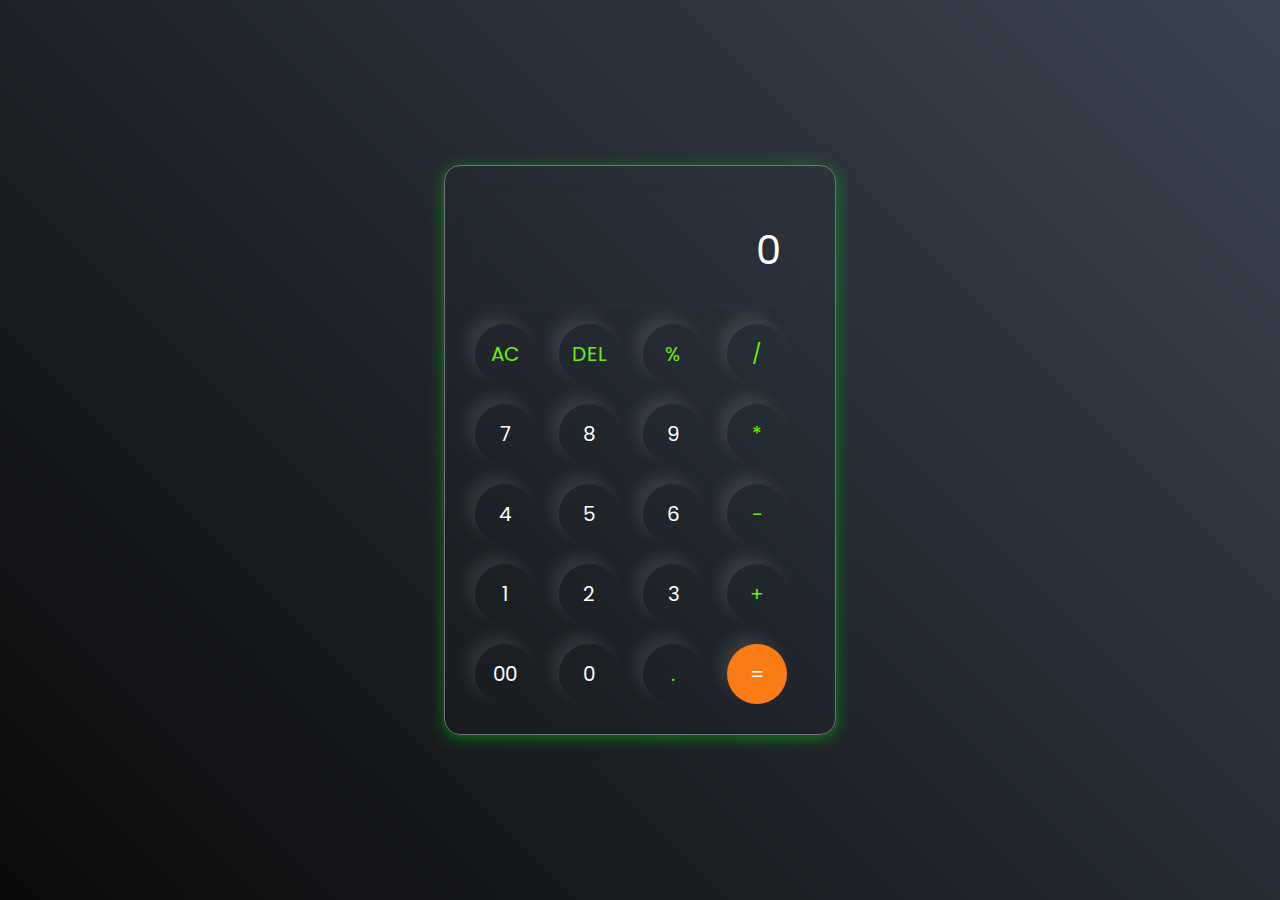
<file: Calculator/index.html>
<!DOCTYPE html>
<html lang="en">
<head>
    <meta charset="UTF-8">
    <meta name="viewport" content="width=device-width, initial-scale=1.0">
    <title>Calculator-By Saksham</title>
    <link rel="stylesheet" href="style.css">
    
</head>
<body>
    <div class="calc">
        <input type="text" placeholder="0" id="inputbox">
        <div>
            <button class="operator">AC</button>
            <button class="operator">DEL</button>
            <button class="operator">%</button>
            <button class="operator">/</button>
        </div>
        <div>
            <button>7</button>
            <button>8</button>
            <button>9</button>
            <button class="operator">*</button>
        </div>
        <div>
            <button>4</button>
            <button>5</button>
            <button>6</button>
            <button class="operator">-</button>
        </div>
        <div>
            <button>1</button>
            <button>2</button>
            <button>3</button>
            <button class="operator">+</button>
        </div>
        <div>
            <button>00</button>
            <button>0</button>
            <button class="operator">.</button>
            <button class="eqlbtn">=</button>
        </div>
    </div>
    <script src="file.js"></script>
</body>
</html>
</file>
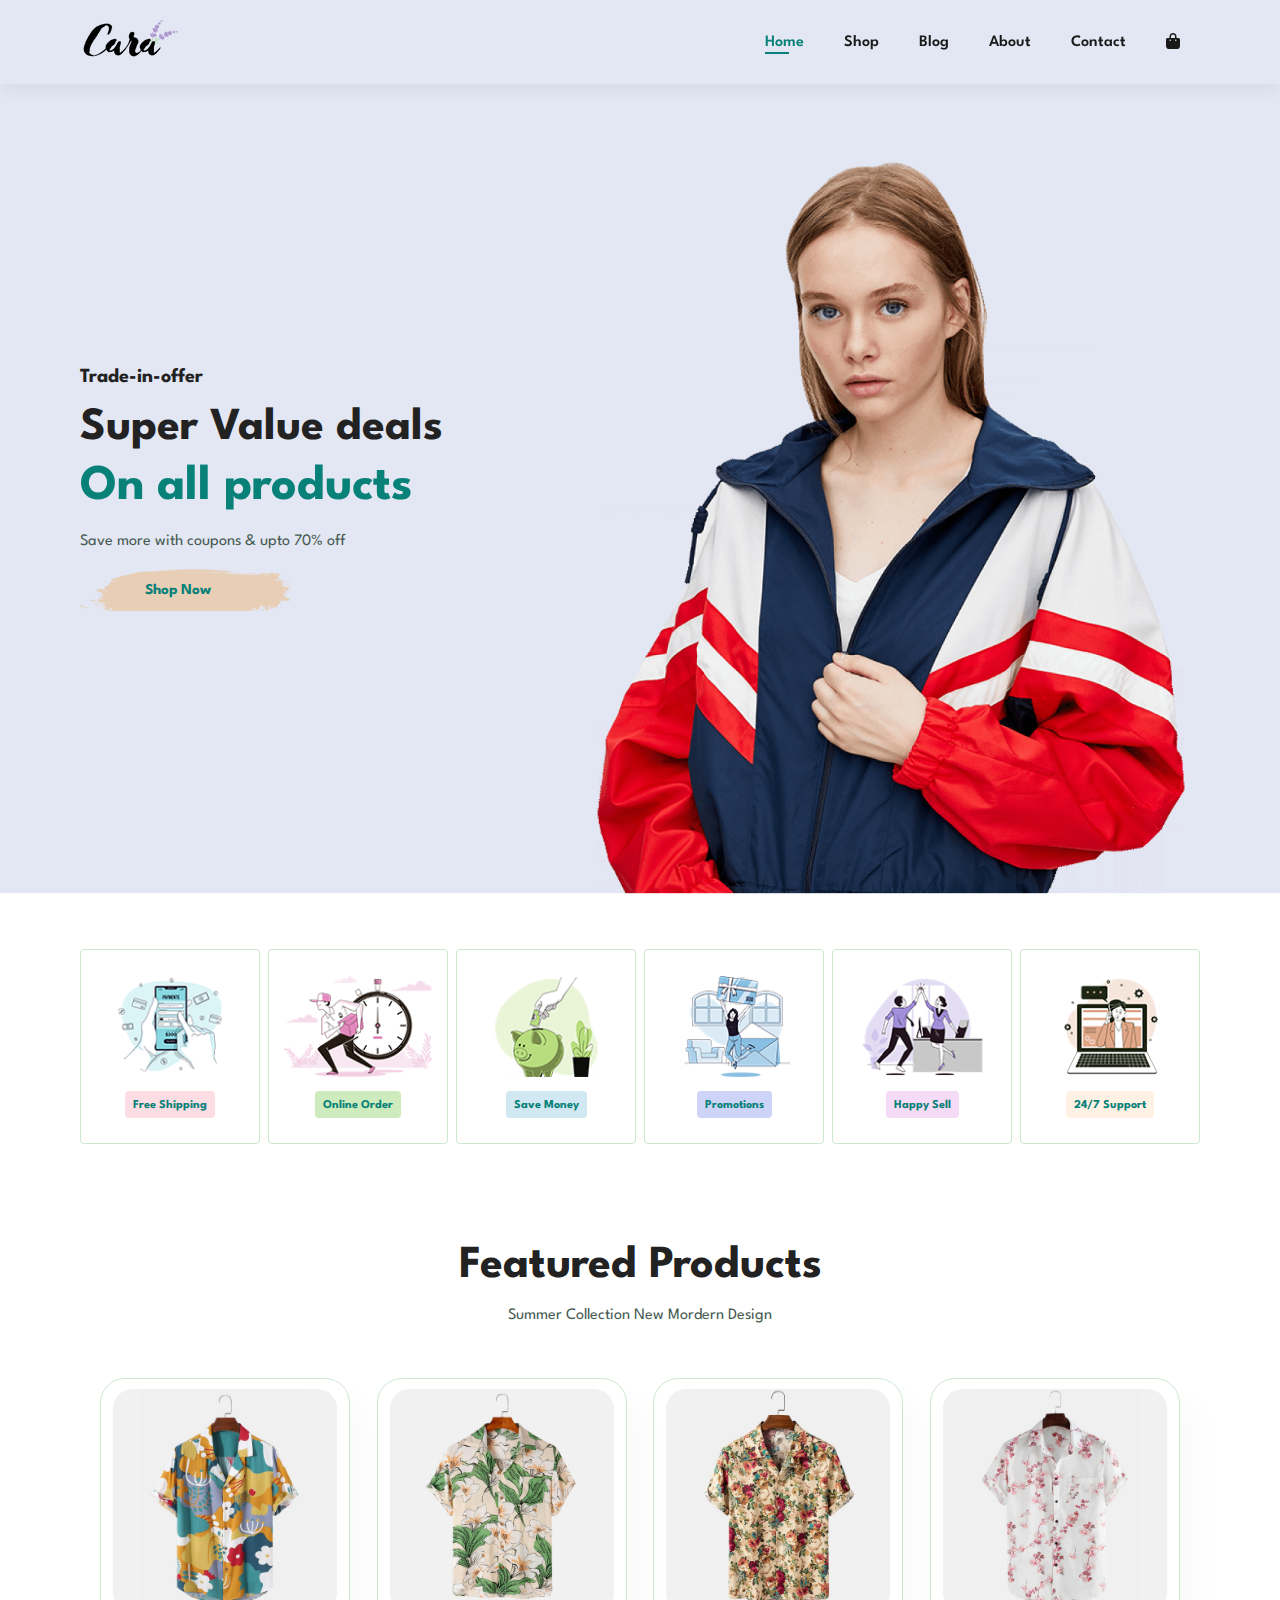
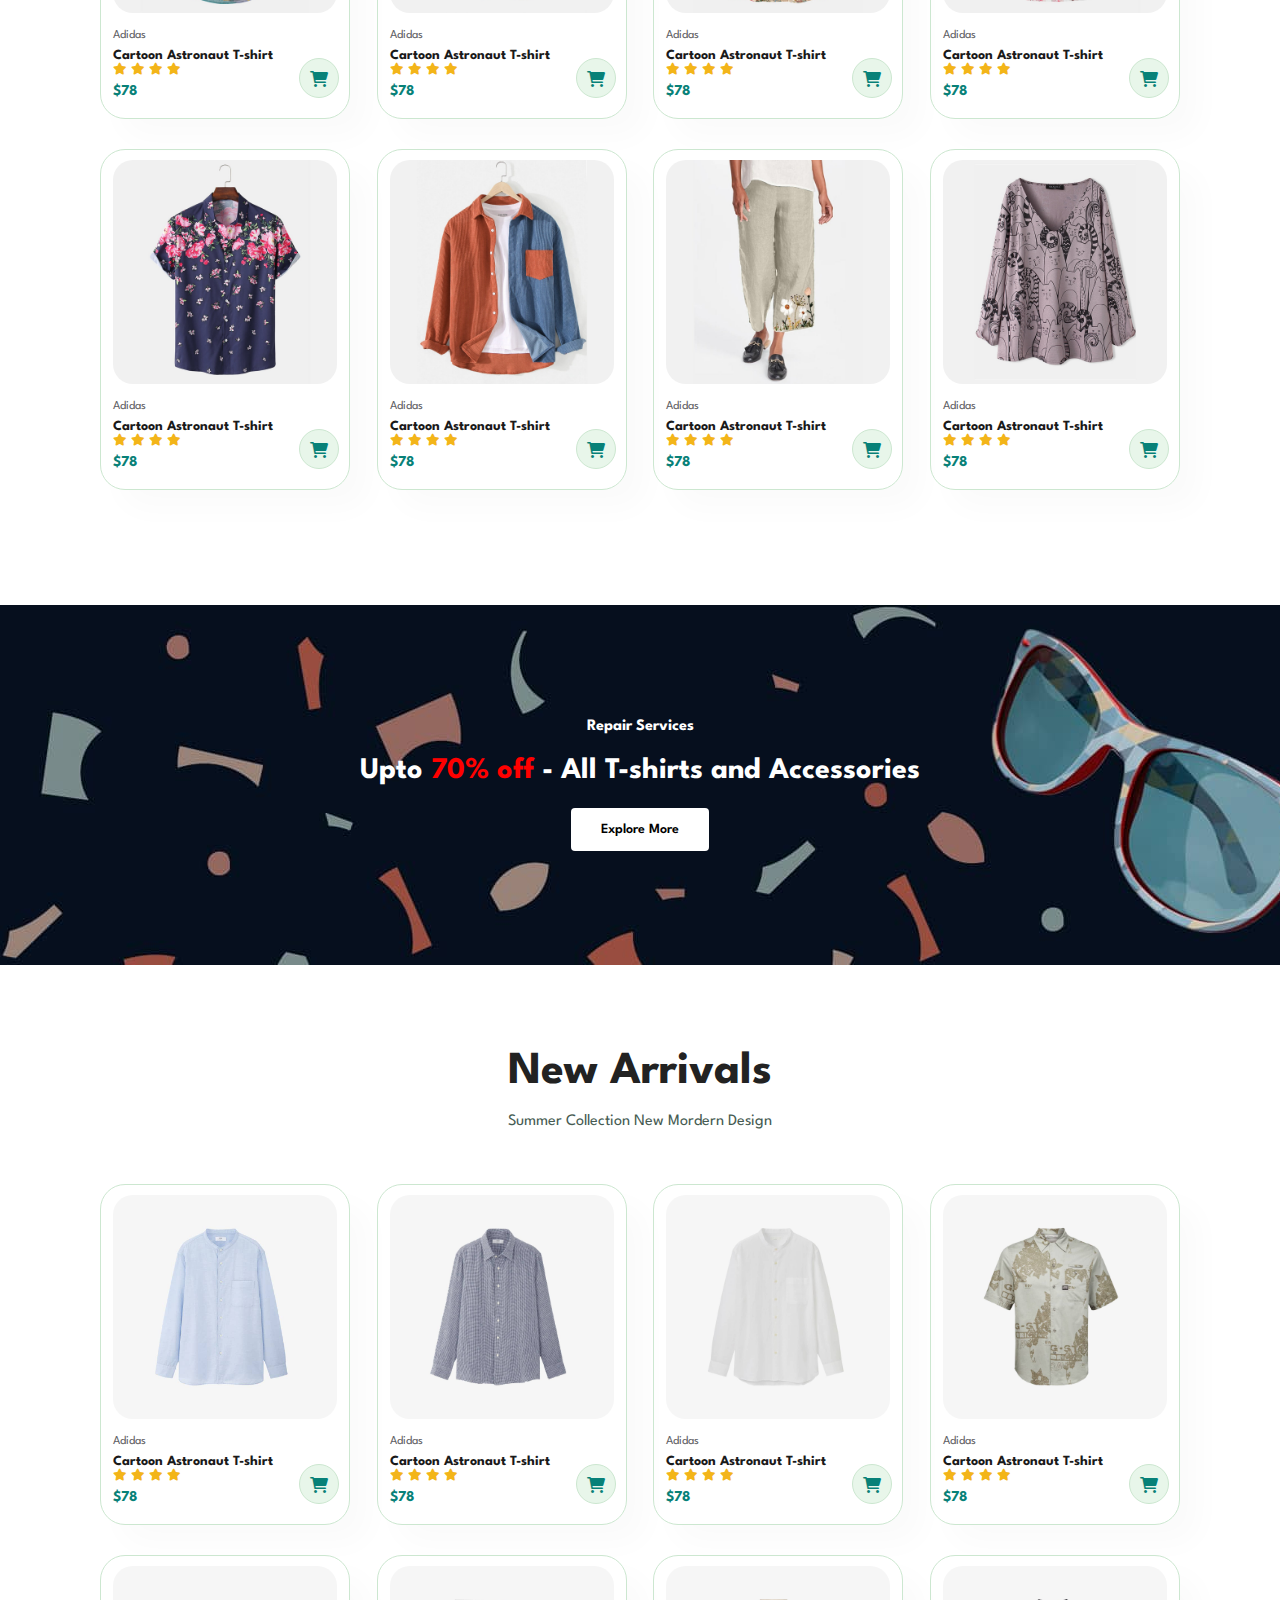
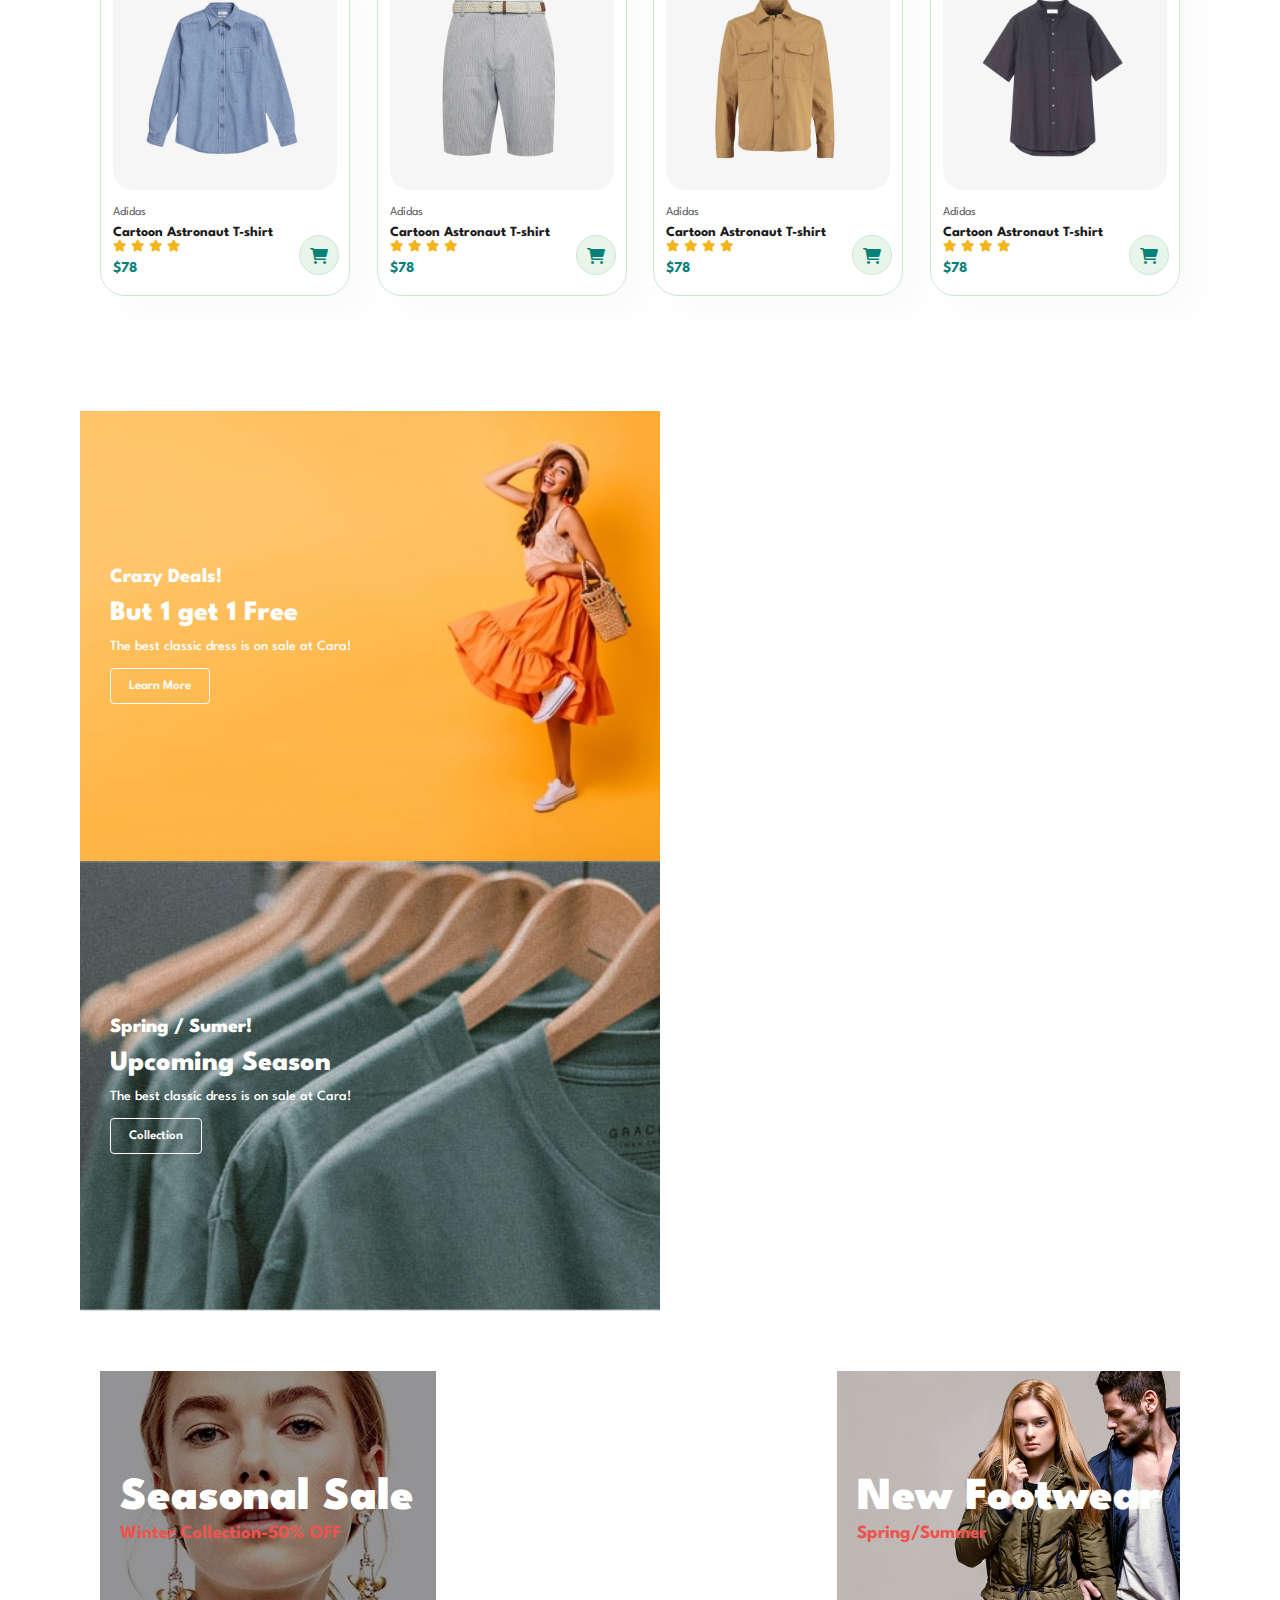
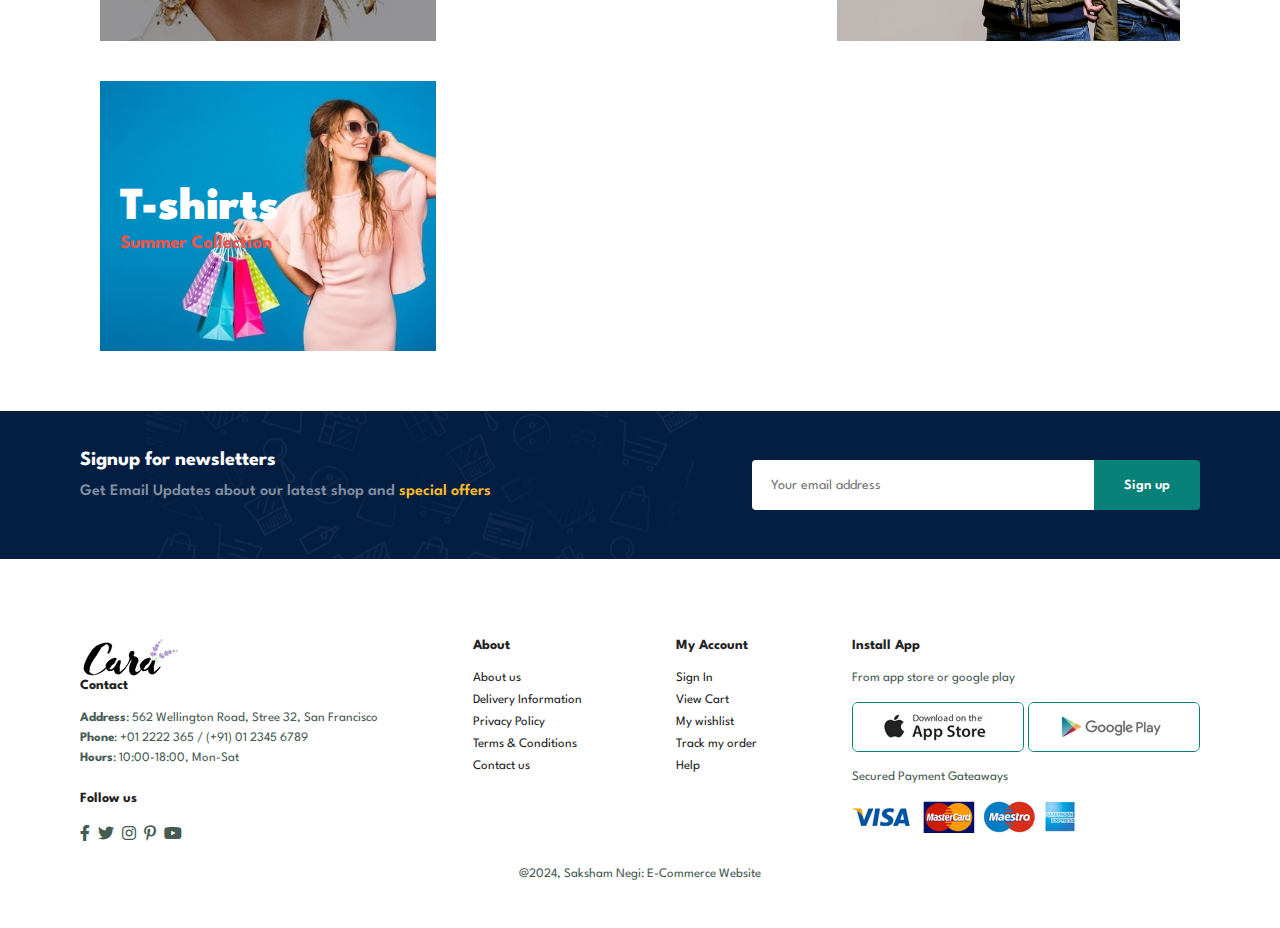
<file: E-CommerceWebsite/index.html>
<!DOCTYPE html>
<html lang="en">
<head>
    <meta charset="UTF-8">
    <meta name="viewport" content="width=device-width, initial-scale=1.0">
    <title>E-Commerce Website</title>
    <link rel="stylesheet" href="style.css">
    <link rel="stylesheet" href="https://cdnjs.cloudflare.com/ajax/libs/font-awesome/6.0.0/css/all.min.css" />
</head>
<body>
    <section id="header">
        <a href="#"><img src="img/logo.png" alt="" class="logo"></a>

        <div>
            <ul id="navbar">
                <li><a class="active" href="index.html">Home</a></li>
                <li><a href="Shop.html">Shop</a></li>
                <li><a href="Blog.html">Blog</a></li>
                <li><a href="About.html">About</a></li>
                <li><a href="Contact.html">Contact</a></li>
                <li id="lg-bag"><a href="Cart.html"><i class="fa-solid fa-bag-shopping"></i></a></li>
                <a href="#" id="close"><i class="fa-solid fa-xmark"></i></a>
                
            </ul>
        </div>

        <div id="mobile">
            <a href="Cart.html"><i class="fa-solid fa-bag-shopping"></i></a>
            <i id="bar" class="fas fa-outdent"></i>
        </div>
    </section>

    <section id="hero">
        <h4>Trade-in-offer</h4>
        <h2>Super Value deals</h2>
        <h1>On all products</h1>
        <p>Save more with coupons & upto 70% off</p>
        <button>Shop Now</button>
    </section>

    <section id="feature" class="section-p1">

        <div class="fe-box">
            <img src="img/features/f1.png" alt="">
            <h6>Free Shipping</h6>
        </div>
        <div class="fe-box">
            <img src="img/features/f2.png" alt="">
            <h6>Online Order</h6>
        </div>
        <div class="fe-box">
            <img src="img/features/f3.png" alt="">
            <h6>Save Money</h6>
        </div>
        <div class="fe-box">
            <img src="img/features/f4.png" alt="">
            <h6>Promotions</h6>
        </div>
        <div class="fe-box">
            <img src="img/features/f5.png" alt="">
            <h6>Happy Sell</h6>
        </div>
        <div class="fe-box">
            <img src="img/features/f6.png" alt="">
            <h6>24/7 Support</h6>
        </div>
    </section>


    <section id="product1" class="section-p1">
        <h2>Featured Products</h2>
        <p>Summer Collection New Mordern Design</p>
        <div class="pro-container">
            <div class="pro">
                <img src="img/products/f1.jpg" alt="">
                <div class="des">
                    <span>Adidas</span>
                    <h5>Cartoon Astronaut T-shirt</h5>
                    <div class="star">
                        <i class="fas fa-star"></i>
                        <i class="fas fa-star"></i>
                        <i class="fas fa-star"></i>
                        <i class="fas fa-star"></i>
                    </div>
                    <h4>$78</h4>

                </div>
                <a href="#" class="abcd"> <i class="fa-solid fa-cart-shopping"></i></a>
            </div>
            <div class="pro">
                <img src="img/products/f2.jpg" alt="">
                <div class="des">
                    <span>Adidas</span>
                    <h5>Cartoon Astronaut T-shirt</h5>
                    <div class="star">
                        <i class="fas fa-star"></i>
                        <i class="fas fa-star"></i>
                        <i class="fas fa-star"></i>
                        <i class="fas fa-star"></i>
                    </div>
                    <h4>$78</h4>

                </div>
                <a href="#" class="abcd"> <i class="fa-solid fa-cart-shopping"></i></a>
            </div>
            <div class="pro">
                <img src="img/products/f3.jpg" alt="">
                <div class="des">
                    <span>Adidas</span>
                    <h5>Cartoon Astronaut T-shirt</h5>
                    <div class="star">
                        <i class="fas fa-star"></i>
                        <i class="fas fa-star"></i>
                        <i class="fas fa-star"></i>
                        <i class="fas fa-star"></i>
                    </div>
                    <h4>$78</h4>

                </div>
                <a href="#" class="abcd"> <i class="fa-solid fa-cart-shopping"></i></a>
            </div>
            <div class="pro">
                <img src="img/products/f4.jpg" alt="">
                <div class="des">
                    <span>Adidas</span>
                    <h5>Cartoon Astronaut T-shirt</h5>
                    <div class="star">
                        <i class="fas fa-star"></i>
                        <i class="fas fa-star"></i>
                        <i class="fas fa-star"></i>
                        <i class="fas fa-star"></i>
                    </div>
                    <h4>$78</h4>

                </div>
                <a href="#" class="abcd"> <i class="fa-solid fa-cart-shopping"></i></a>
            </div>
            <div class="pro">
                <img src="img/products/f5.jpg" alt="">
                <div class="des">
                    <span>Adidas</span>
                    <h5>Cartoon Astronaut T-shirt</h5>
                    <div class="star">
                        <i class="fas fa-star"></i>
                        <i class="fas fa-star"></i>
                        <i class="fas fa-star"></i>
                        <i class="fas fa-star"></i>
                    </div>
                    <h4>$78</h4>

                </div>
                <a href="#" class="abcd"> <i class="fa-solid fa-cart-shopping"></i></a>
            </div>
            <div class="pro">
                <img src="img/products/f6.jpg" alt="">
                <div class="des">
                    <span>Adidas</span>
                    <h5>Cartoon Astronaut T-shirt</h5>
                    <div class="star">
                        <i class="fas fa-star"></i>
                        <i class="fas fa-star"></i>
                        <i class="fas fa-star"></i>
                        <i class="fas fa-star"></i>
                    </div>
                    <h4>$78</h4>

                </div>
                <a href="#" class="abcd"> <i class="fa-solid fa-cart-shopping"></i></a>
            </div>
            <div class="pro">
                <img src="img/products/f7.jpg" alt="">
                <div class="des">
                    <span>Adidas</span>
                    <h5>Cartoon Astronaut T-shirt</h5>
                    <div class="star">
                        <i class="fas fa-star"></i>
                        <i class="fas fa-star"></i>
                        <i class="fas fa-star"></i>
                        <i class="fas fa-star"></i>
                    </div>
                    <h4>$78</h4>

                </div>
                <a href="#" class="abcd"> <i class="fa-solid fa-cart-shopping"></i></a>
            </div>
            <div class="pro">
                <img src="img/products/f8.jpg" alt="">
                <div class="des">
                    <span>Adidas</span>
                    <h5>Cartoon Astronaut T-shirt</h5>
                    <div class="star">
                        <i class="fas fa-star"></i>
                        <i class="fas fa-star"></i>
                        <i class="fas fa-star"></i>
                        <i class="fas fa-star"></i>
                    </div>
                    <h4>$78</h4>

                </div>
                <a href="#" class="abcd"> <i class="fa-solid fa-cart-shopping"></i></a>
            </div>

        </div>
    </section>


    <section id="banner" class="section-m1">
        <h4>Repair Services</h4>
        <h2>Upto <span>70% off</span> - All T-shirts and Accessories</h2>
        <button class="normal">Explore More</button>
        
    </section>


    <section id="product1" class="section-p1">
        <h2>New Arrivals</h2>
        <p>Summer Collection New Mordern Design</p>
        <div class="pro-container">
            <div class="pro">
                <img src="img/products/n1.jpg" alt="">
                <div class="des">
                    <span>Adidas</span>
                    <h5>Cartoon Astronaut T-shirt</h5>
                    <div class="star">
                        <i class="fas fa-star"></i>
                        <i class="fas fa-star"></i>
                        <i class="fas fa-star"></i>
                        <i class="fas fa-star"></i>
                    </div>
                    <h4>$78</h4>

                </div>
                <a href="#" class="abcd"> <i class="fa-solid fa-cart-shopping"></i></a>
            </div>
            <div class="pro">
                <img src="img/products/n2.jpg" alt="">
                <div class="des">
                    <span>Adidas</span>
                    <h5>Cartoon Astronaut T-shirt</h5>
                    <div class="star">
                        <i class="fas fa-star"></i>
                        <i class="fas fa-star"></i>
                        <i class="fas fa-star"></i>
                        <i class="fas fa-star"></i>
                    </div>
                    <h4>$78</h4>

                </div>
                <a href="#" class="abcd"> <i class="fa-solid fa-cart-shopping"></i></a>
            </div>
            <div class="pro">
                <img src="img/products/n3.jpg" alt="">
                <div class="des">
                    <span>Adidas</span>
                    <h5>Cartoon Astronaut T-shirt</h5>
                    <div class="star">
                        <i class="fas fa-star"></i>
                        <i class="fas fa-star"></i>
                        <i class="fas fa-star"></i>
                        <i class="fas fa-star"></i>
                    </div>
                    <h4>$78</h4>

                </div>
                <a href="#" class="abcd"> <i class="fa-solid fa-cart-shopping"></i></a>
            </div>
            <div class="pro">
                <img src="img/products/n4.jpg" alt="">
                <div class="des">
                    <span>Adidas</span>
                    <h5>Cartoon Astronaut T-shirt</h5>
                    <div class="star">
                        <i class="fas fa-star"></i>
                        <i class="fas fa-star"></i>
                        <i class="fas fa-star"></i>
                        <i class="fas fa-star"></i>
                    </div>
                    <h4>$78</h4>

                </div>
                <a href="#" class="abcd"> <i class="fa-solid fa-cart-shopping"></i></a>
            </div>
            <div class="pro">
                <img src="img/products/n5.jpg" alt="">
                <div class="des">
                    <span>Adidas</span>
                    <h5>Cartoon Astronaut T-shirt</h5>
                    <div class="star">
                        <i class="fas fa-star"></i>
                        <i class="fas fa-star"></i>
                        <i class="fas fa-star"></i>
                        <i class="fas fa-star"></i>
                    </div>
                    <h4>$78</h4>

                </div>
                <a href="#" class="abcd"> <i class="fa-solid fa-cart-shopping"></i></a>
            </div>
            <div class="pro">
                <img src="img/products/n6.jpg" alt="">
                <div class="des">
                    <span>Adidas</span>
                    <h5>Cartoon Astronaut T-shirt</h5>
                    <div class="star">
                        <i class="fas fa-star"></i>
                        <i class="fas fa-star"></i>
                        <i class="fas fa-star"></i>
                        <i class="fas fa-star"></i>
                    </div>
                    <h4>$78</h4>

                </div>
                <a href="#" class="abcd"> <i class="fa-solid fa-cart-shopping"></i></a>
            </div>
            <div class="pro">
                <img src="img/products/n7.jpg" alt="">
                <div class="des">
                    <span>Adidas</span>
                    <h5>Cartoon Astronaut T-shirt</h5>
                    <div class="star">
                        <i class="fas fa-star"></i>
                        <i class="fas fa-star"></i>
                        <i class="fas fa-star"></i>
                        <i class="fas fa-star"></i>
                    </div>
                    <h4>$78</h4>

                </div>
                <a href="#" class="abcd"> <i class="fa-solid fa-cart-shopping"></i></a>
            </div>
            <div class="pro">
                <img src="img/products/n8.jpg" alt="">
                <div class="des">
                    <span>Adidas</span>
                    <h5>Cartoon Astronaut T-shirt</h5>
                    <div class="star">
                        <i class="fas fa-star"></i>
                        <i class="fas fa-star"></i>
                        <i class="fas fa-star"></i>
                        <i class="fas fa-star"></i>
                    </div>
                    <h4>$78</h4>

                </div>
                <a href="#" class="abcd"> <i class="fa-solid fa-cart-shopping"></i></a>
            </div>

        </div>
    </section>


    <section id="sm-banner" class="section-p1">
        <div class="banner-box">
            <h4>Crazy Deals!</h4>
            <h2>But 1 get 1 Free</h2>
            <span>
                The best classic dress is on sale at Cara!

            </span>
            <button class="white">Learn More</button>
        </div>
        <div class="banner-box banner-box2">
            <h4>Spring / Sumer!</h4>
            <h2>Upcoming Season</h2>
            <span>
                The best classic dress is on sale at Cara!

            </span>
            <button class="white">Collection</button>
        </div>
    </section>

    <section id="banner3">
        <div class="banner-box">
            
            <h2>Seasonal Sale</h2>
            <h3>Winter Collection-50% OFF</h3>
        </div>
        <div class="banner-box bannerbox2">
            
            <h2>New Footwear</h2>
            <h3>Spring/Summer</h3>
        </div>
        <div class="banner-box bannerbox3">
            
            <h2>T-shirts </h2>
            <h3>Summer Collection</h3>
        </div>
    </section>



    <section id="newsletter" class="section-p1 section-m1">
        <div class="newstext">
            <h4>Signup for newsletters</h4>
            <p>Get Email Updates about our latest shop and <span>special offers</span></p>
        </div>

        <div class="form">
            <input type="text" name="" id="" placeholder="Your email address">
            <button class="normal">Sign up</button>
        </div>
    </section>


    <footer class="section-p1">
        <div class="col">
            <img clas="logo" src="img/logo.png" alt="">
            <h4>Contact</h4>
            <p><strong>Address</strong>: 562 Wellington Road, Stree 32, San Francisco</p>
            <p><strong>Phone</strong>: +01 2222 365 / (+91) 01 2345 6789</p>
            <p><strong>Hours</strong>: 10:00-18:00, Mon-Sat</p>
            <div class="follow">
                <h4>Follow us</h4>
                <div class="icon">
                    <i class="fab fa-facebook-f"></i>
                    <i class="fab fa-twitter"></i>
                    <i class="fab fa-instagram"></i>
                    <i class="fab fa-pinterest-p"></i>
                    <i class="fab fa-youtube"></i>
                </div>
            </div>
            
        </div>

        <div class="col">
            <h4>About</h4>
            <a href="#">About us</a>
            <a href="#">Delivery Information</a>
            <a href="#">Privacy Policy</a>
            <a href="#">Terms & Conditions</a>
            <a href="#">Contact us</a>

        </div>
        <div class="col">
            <h4>My Account</h4>
            <a href="#">Sign In</a>
            <a href="#">View Cart</a>
            <a href="#">My wishlist</a>
            <a href="#">Track my order</a>
            <a href="#">Help</a>

        </div>


        <div class="col install">
            <h4>Install App</h4>

            <p>From app store or google play</p>
            <div class="row">
                <img src="img/pay/app.jpg" alt="">
                <img src="img/pay/play.jpg" alt="">
            </div>
            <p>Secured Payment Gateaways</p>
            <img src="img/pay/pay.png" alt="">
        </div>

        <div class="copyright">
            <p>@2024, Saksham Negi: E-Commerce Website</p>
        </div>

        
    </footer>
    
</body>

<script src="app.js"></script>
</html>
</file>
<file: Calculator/style.css>
@import url('https://fonts.googleapis.com/css2?family=Barriecito&family=Poppins:wght@500&display=swap');

* {
    margin: 0;
    padding: 0; 
    box-sizing: border-box;
    font-family: 'Poppins', sans-serif;
}

body {
    width: 100%;
    height: 100vh;
    display: flex;
    justify-content: center;
    align-items: center;
    /* background-image: url("jiangly.jpg"); */
    background: no-repeat;
    background: linear-gradient(45deg, #0a0a0a, #3a4452);
}

.calc {
    border: 1px solid #717377;
    padding: 20px;
    border-radius: 16px;
    background-color: transparent;
    box-shadow: 0px 3px 15px rgba(4, 209, 8, 0.5);
}

input {
    width: 330px;
    border: none;
    padding: 24px;
    margin: 10px;
    background: transparent;
    border-color: aquamarine;
    box-shadow: 0px 3px 15px rgba(84, 84, 84, 0.1);
    font-size: 40px;
    text-align: right;
    cursor: pointer;
    color: #ffffff;
}

input::placeholder{
    color: #ffffff;
}
button {
    border: none;
    width: 60px;
    height: 60px;
    margin: 10px;
    border-radius: 50%;
    background: transparent;
    color: #ffffff;
    font-size: 20px;
    box-shadow: -8px -8px 15px rgba(255, 255, 255, 0.1);
    cursor: pointer;
}
.eqlbtn {
    background-color: #fb7c14;
}
.operator {
    color: #6dee0a;
}
</file>
<file: E-CommerceWebsite/style.css>
@import url('https://fonts.googleapis.com/css2?family=Spartan:wght@100;200;300;400;500;600;700;800;900&display=swap');
* {
    margin: 0;
    padding: 0;
    box-sizing: border-box;
    font-family: 'Spartan', sans-serif;
}

h1 {
    font-size: 50px;
    line-height: 64px;
    color:#222;
}

h2 {
    font-size: 46px;
    line-height: 54px;
    color: #222;
}

h4 {
    font-size: 20px;
    color: #222;
}

h6 {
    font-weight: 700;
    font-size: 12px;
}

p {
    font-size: 16px;
    color: #465b52;
    margin: 15px 0 20px 0;

}

.section-p1 {
    padding: 40px 80px;

}

.section-m1 {
    margin: 40px 0;
}


button.normal{
    font-size: 14px;
    font-weight: 600;
    padding: 15px 30px;
    color: #000;
    background-color: white;
    border-radius: 4px;

    cursor: pointer;
    border: none;
    outline: none;
    transition: 0.2s ease;
}

button.white{
    font-size: 13px;
    font-weight: 600;
    padding: 11px 18px;
    color: #fff;
    background-color: transparent;
    border-radius: 4px;
    border: 1px solid #fff;
    cursor: pointer;
    outline: none;
    transition: 0.2s ease;
}
body {
    width: 100%;
}

/* Header Start */

#header {
    display: flex;
    align-items: center;
    justify-content: space-between;
   
    padding: 20px 80px;
    background-color: #e3e6f3;
    box-shadow: 0 5px 15px rgba(0, 0, 0, 0.06);

    z-index: 999;
    position: sticky;
    top: 0;
    left: 0;

}

#navbar {
    display: flex;
    align-items: center;
    justify-content: center;
}

#navbar li{
    list-style: none;
    padding: 0 20px;
    position: relative;
}

#navbar li a{
    text-decoration: none;
    font-size: 16px;
    font-weight: 600;
    color:#1a1a1a;
    transition: 0.3s ease;
}

#navbar li a:hover,
#navbar li a.active{
    color:#088178;
}

#navbar li a.active::after,
#navbar li a:hover::after{
    content:"";
    width: 30%;
    height:2px;
    background: #088178;
    position:absolute;
    bottom:-4px;
    left:20px;
}
#mobile {
    display: none;
    align-items: center;
}

#close{
    display: none;
}

/* Home Pge */
#hero {
    background-image: url('img/hero4.png');
    height: 90vh;
    width:100%;
    background-position: top 25% right 0%;
    background-size: cover;
    padding: 0px 80px;
    display: flex;
    flex-direction: column;
    align-items: flex-start;
    justify-content: center;
}

#hero h4{
    padding-bottom: 15px;

}

#hero h1{
    color: #088178
    
}

#hero button{
    background-image:url('img/button.png');
    background-color: transparent;
    color:#088178;
    border: 0;
    padding: 14px 80px 14px 65px;
    background-repeat: no-repeat;
    cursor: pointer;
    font-weight: 700;
    font-size:15px;
}
#feature {
    display: flex;
    align-items: center;
    justify-content: space-between;
    flex-wrap: wrap;
}

#feature .fe-box{ 
    width:180px;
    text-align: center;
    padding: 25px 15px;
    box-sizing: 20px 20px 34px rgba(0, 0, 0, 0.03);
    border: 1px solid #cce7d0;
    border-radius: 4px;
    margin: 15px 0;
}

#feature .fe-box::hover {
    box-shadow: 10px 10px 54px rgba(70, 62, 221, 0.1);
}

#feature .fe-box h6{
    display: inline-block;
    padding: 9px 8px 6px 8px;
    line-height: 1;
    border-radius: 4px;
    color: #088178;
    background-color: #fddde4;
}
#feature .fe-box:nth-child(2) h6{
   background-color: #cdebbc; 
}
#feature .fe-box:nth-child(3) h6{
    background-color: #d1e8f2; 
 }
 #feature .fe-box:nth-child(4) h6{
    background-color: #cdd4f8; 
 }
 #feature .fe-box:nth-child(5) h6{
    background-color: #f6dbf6; 
 }
 #feature .fe-box:nth-child(6) h6{
    background-color: #fff2e5; 
 }
#feature .fe-box img{
    width: 100%;
    margin-bottom: 10px;
}


#product1 {
    text-align: center;

}

#product1 .pro-container{
    display: flex;
    text-align: center;
    justify-content: space-between;
    padding: 20px;
    flex-wrap: wrap;
}

#product1 .pro{
    width: 23%;
    min-width: 250px;
    padding: 10px 12px;
    border: 1px solid #cce7d0;
    border-radius: 25px;
    cursor: pointer;
    box-shadow: 20px 20px 30px rgba(0, 0, 0, 0.02);
    margin: 15px 0;
    transition: 0.2s ease;

    position: relative;


}
#product1 .pro img{
    width: 100%;
    border-radius: 20px;
}

#product1 .pro:hover{
    box-shadow: 20px 20px 30px rgba(0, 0, 0, 0.06);


}

#product1 .pro .des{
    text-align: start;
    padding: 10px 0;

}
#product1 .pro .des span {
    color: #606063;
    font-size:12px;
}
#product1 .pro .des h5{
    padding-top: 7px;
    color:#1a1a1a;
    font-size: 14px;
}

#product1 .pro .des i{
    font-size: 12px;
    color: rgba(243, 181, 25);
}
#product1 .pro .des h4{
    padding-top: 7px;
    font-size:15px;
    font-weight:700;
    color: #088178;
}

#product1 .pro .abcd i{
    width:40px;
    height: 40px;
    line-height: 40px;
    border-radius: 50px;
    background-color: #e8f6ea;
    color: #088178;
    border: 1px solid #cce7d0;
    position: absolute;
    bottom: 20px;
    right: 10px;
}


#banner {
    display: flex;
    flex-direction: column;
    justify-content: center;
    text-align: center;
    align-items: center;
    background-image: url('img/banner/b2.jpg');
    width: 100%;
    height: 40vh;
    background-size: cover;
    background-position: center;
}


#banner h4{
    color: white;
    font-size: 16px;
}

#banner h2{
    color: white;
    font-size: 30px;
    padding: 10px 0;
}

#banner span {
    color: red

}

#banner button:hover{
    background-color: #088178;
    color: white;
}
#sm-banner {
    display: flex;
    justify-content: space-between;
    flex-wrap: wrap;
    
}
#sm-banner .banner-box{
    display: flex;
    flex-direction: column;
    justify-content: center;
    align-items: flex-start;
    background-image: url('img/banner/b17.jpg');
    
    min-width: 580px;
    height: 50vh;
    background-size: cover;
    background-position: center;
    padding: 30px;
}
#sm-banner .banner-box2{
    
    background-image: url('img/banner/b10.jpg');
    
}

#sm-banner h4{
    color: #fff;
    font-size: 20px;
    font-weight: 800;
}
#sm-banner h2{
    color:#fff;
    font-size:28px;
    font-weight: 800;
}
#sm-banner span{
    color:#fff;
    font-size: 14px;
    font-weight: 500;
    padding-bottom: 15px;
}

#sm-banner .banner-box:hover button{
    background: #088178;
    border: 1px solid #088178;
}
#banner3{
    display: flex;
    justify-content: space-between;
    flex-wrap: wrap;
    padding: 0 80px;
}

#banner3 .banner-box{
    display: flex;
    flex-direction: column;
    justify-content: center;
    align-items: flex-start;
    background-image: url('img/banner/b7.jpg');
    min-width: 30%;
    height: 30vh;
    background-size: cover;
    background-position: center;
    padding: 20px;
    margin:20px;
}

#banner3 h2{
    color:#fff;
    font-weight: 900;
    font: size 22px;
}
#banner3 h3{
    font: size 15px;
    color: #ec544e;
    font-weight: 800px;
}

#banner3 .bannerbox2{
    background-image: url(
        'img/banner/b4.jpg'
    );
}

#banner3 .bannerbox3{
    background-image: url('img/banner/b18.jpg');
}

#newsletter {
    display: flex;
    justify-content: space-between;
    flex-wrap: wrap;
    align-items: center;
    background-image: url('img/banner/b14.png');
    background-repeat: no-repeat;
    background-position: 20% 30%;
    background-color: #041e42;
}

#newsletter h4{
    font: size 22px;
    font-weight: 700;
    color: #fff;
}
#newsletter p{
    font: size 14px;
    font-weight: 600;
    color: #818ea0;
}
#newsletter .form{
    display: flex;
    width:40%;
}
#newsletter p span{
    color: #ffbd27;
}

#newsletter input{
    height: 3.125rem;
    padding: 0 1.25em;
    font-size: 14px;
    width: 100%;
    border: 1px solid transparent;
    border-radius: 4px;
    outline: none;
    border-top-right-radius: 0;
    border-bottom-right-radius: 0;
}

#newsletter button{
    background-color: #088178;
    color: #fff;
    white-space: nowrap;
    border-top-left-radius: 0;
    border-bottom-left-radius: 0;
}


footer{
    display: flex;
    flex-wrap: wrap;
    justify-content: space-between;

}

footer .col{
    display: flex;
    flex-direction: column;
    align-items: flex-start;
    margin-bottom: 20px;
}

footer .logo{
    margin-bottom: 30px;

}

footer h4{
    font-size: 14px;
    padding-bottom: 20px;
}

footer p{
    font-size: 13px;
    margin: 0 0 8px 0;
}

footer a{
    font-size: 13px;
    text-decoration: none;
    color: #222;
    margin-bottom: 10px;
}

footer .follow{
    margin-top: 20px;

}

footer .follow i{
    color: #465b52;
    padding-right: 4px;
    cursor: pointer;
}

footer .install .row img{
    border: 1px solid #088178;
    border-radius: 6px;
}

footer .install img{
    margin: 10px 0 15px 0;
}

footer .follow i:hover, footer a:hover{
    color:#088178;
}

footer .copyright{
    width: 100%;
    text-align: center;
}




@media (max-width: 799px) {
    #navbar{
        display:flex;
        flex-direction: column;
        align-items: flex-start;

        justify-content: flex-start;
        position:fixed;
        top:0;
        right:-300px;
        height:100vh;
        width:300px;
        background-color: #e3e6f3;
        box-shadow: 0 40px 60px;
        padding: 80px 0 0 10px;
        transition: 0.3s ease;
    }


    #navbar.active {
        right:0px
    }

    #navbar li{
        margin-bottom: 25px;
    }

    #mobile{
        display: flex;
        align-items: center;
    }

    #mobile i{
        color: #1a1a1a;
        font-size: 24px;
        padding-left: 20px;
    }

    #close{
        display: initial;
        position: absolute;
        top: 30px;
        left:30px;
        color:#222;
        font-size: 22px;
    }


    #lg-bag{
        display: none;
    }

    #hero {
        height: 90vh;
        padding: 0px 80px;
        background-position: top 30% right 30%;
        

    }
}
</file>
